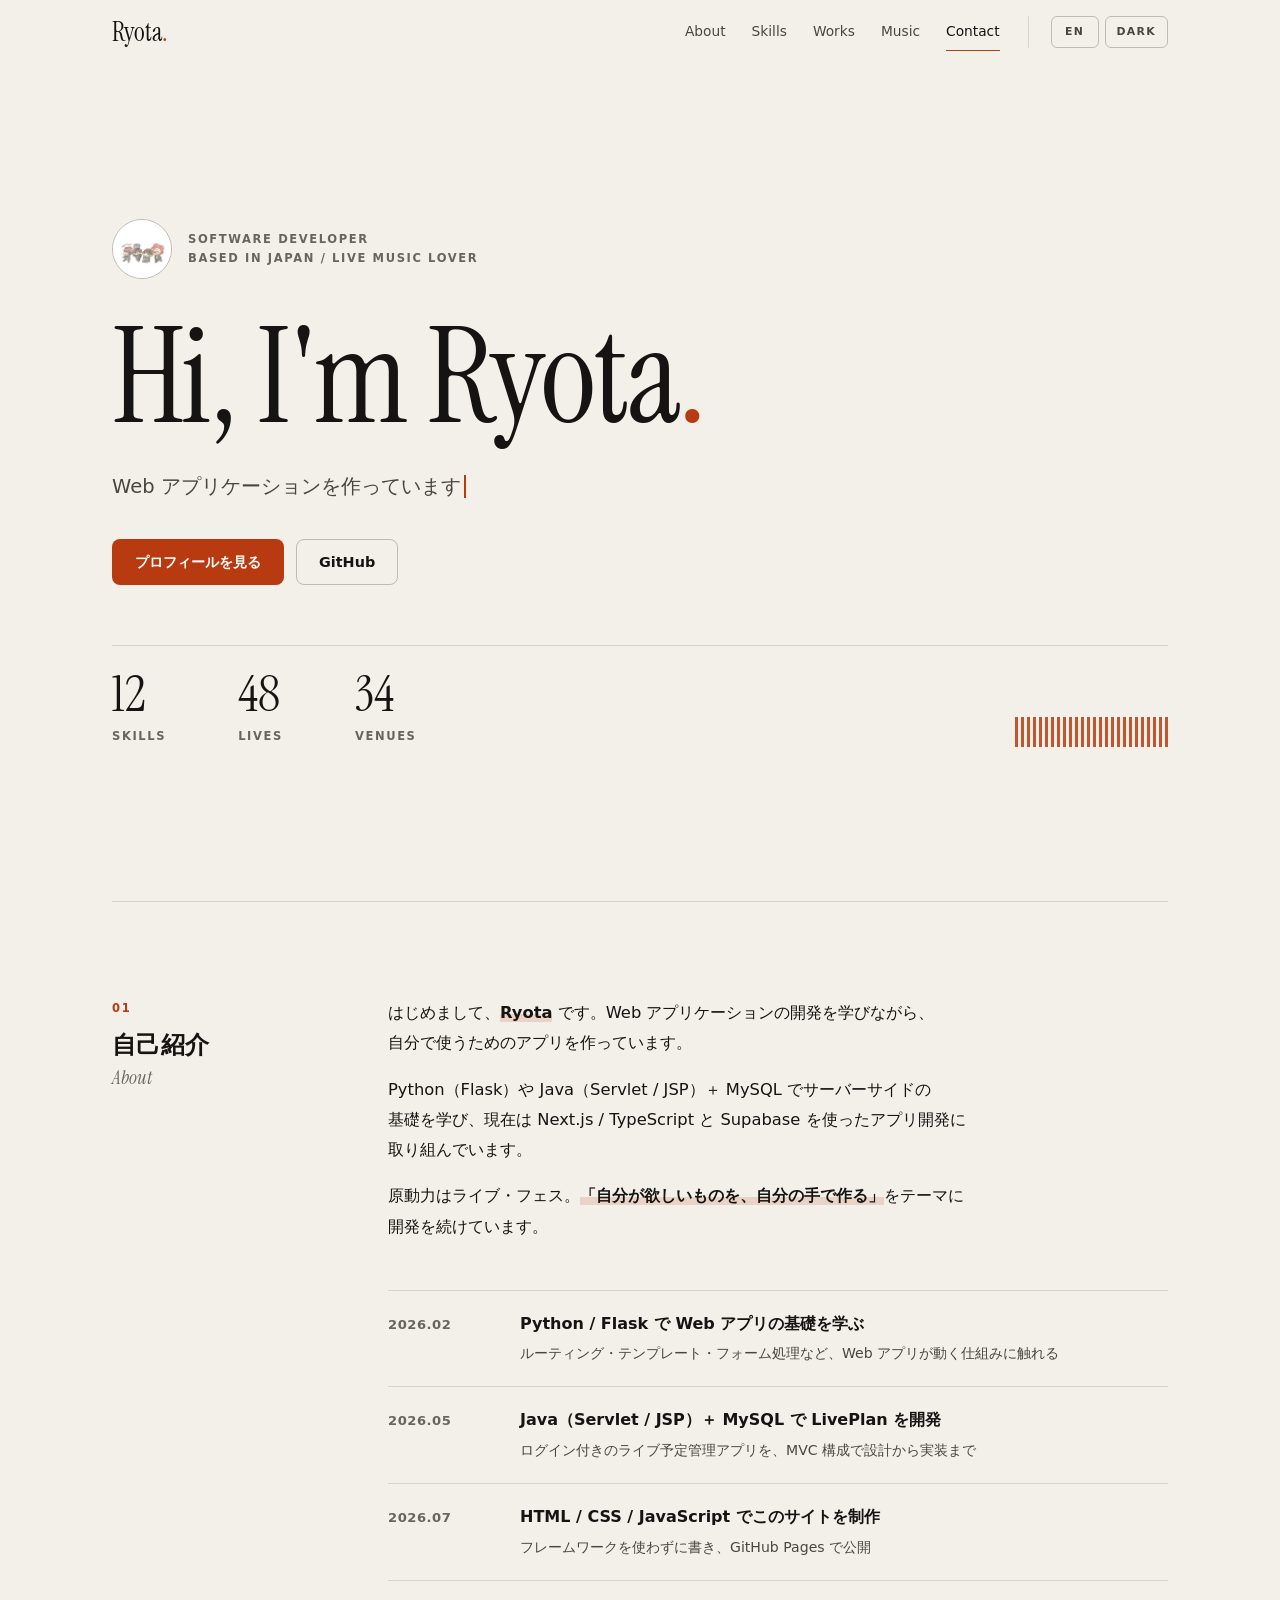
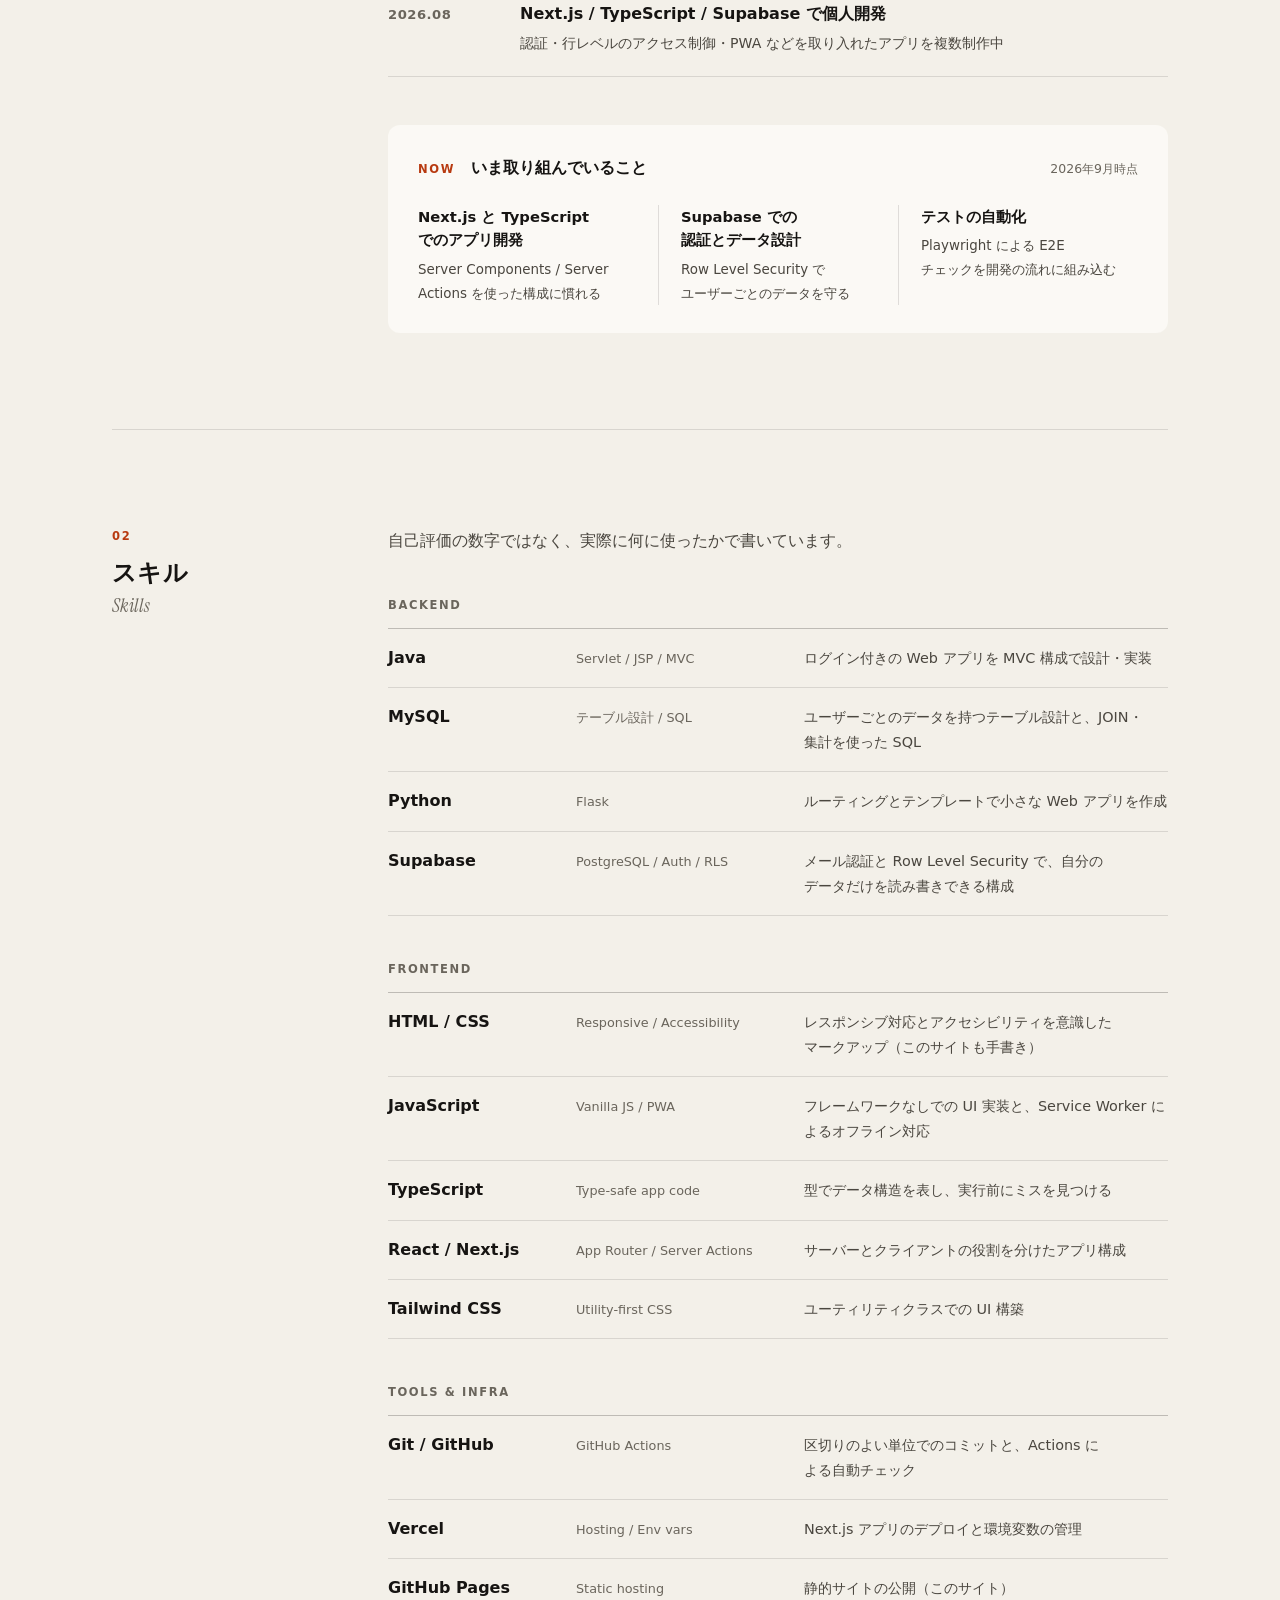
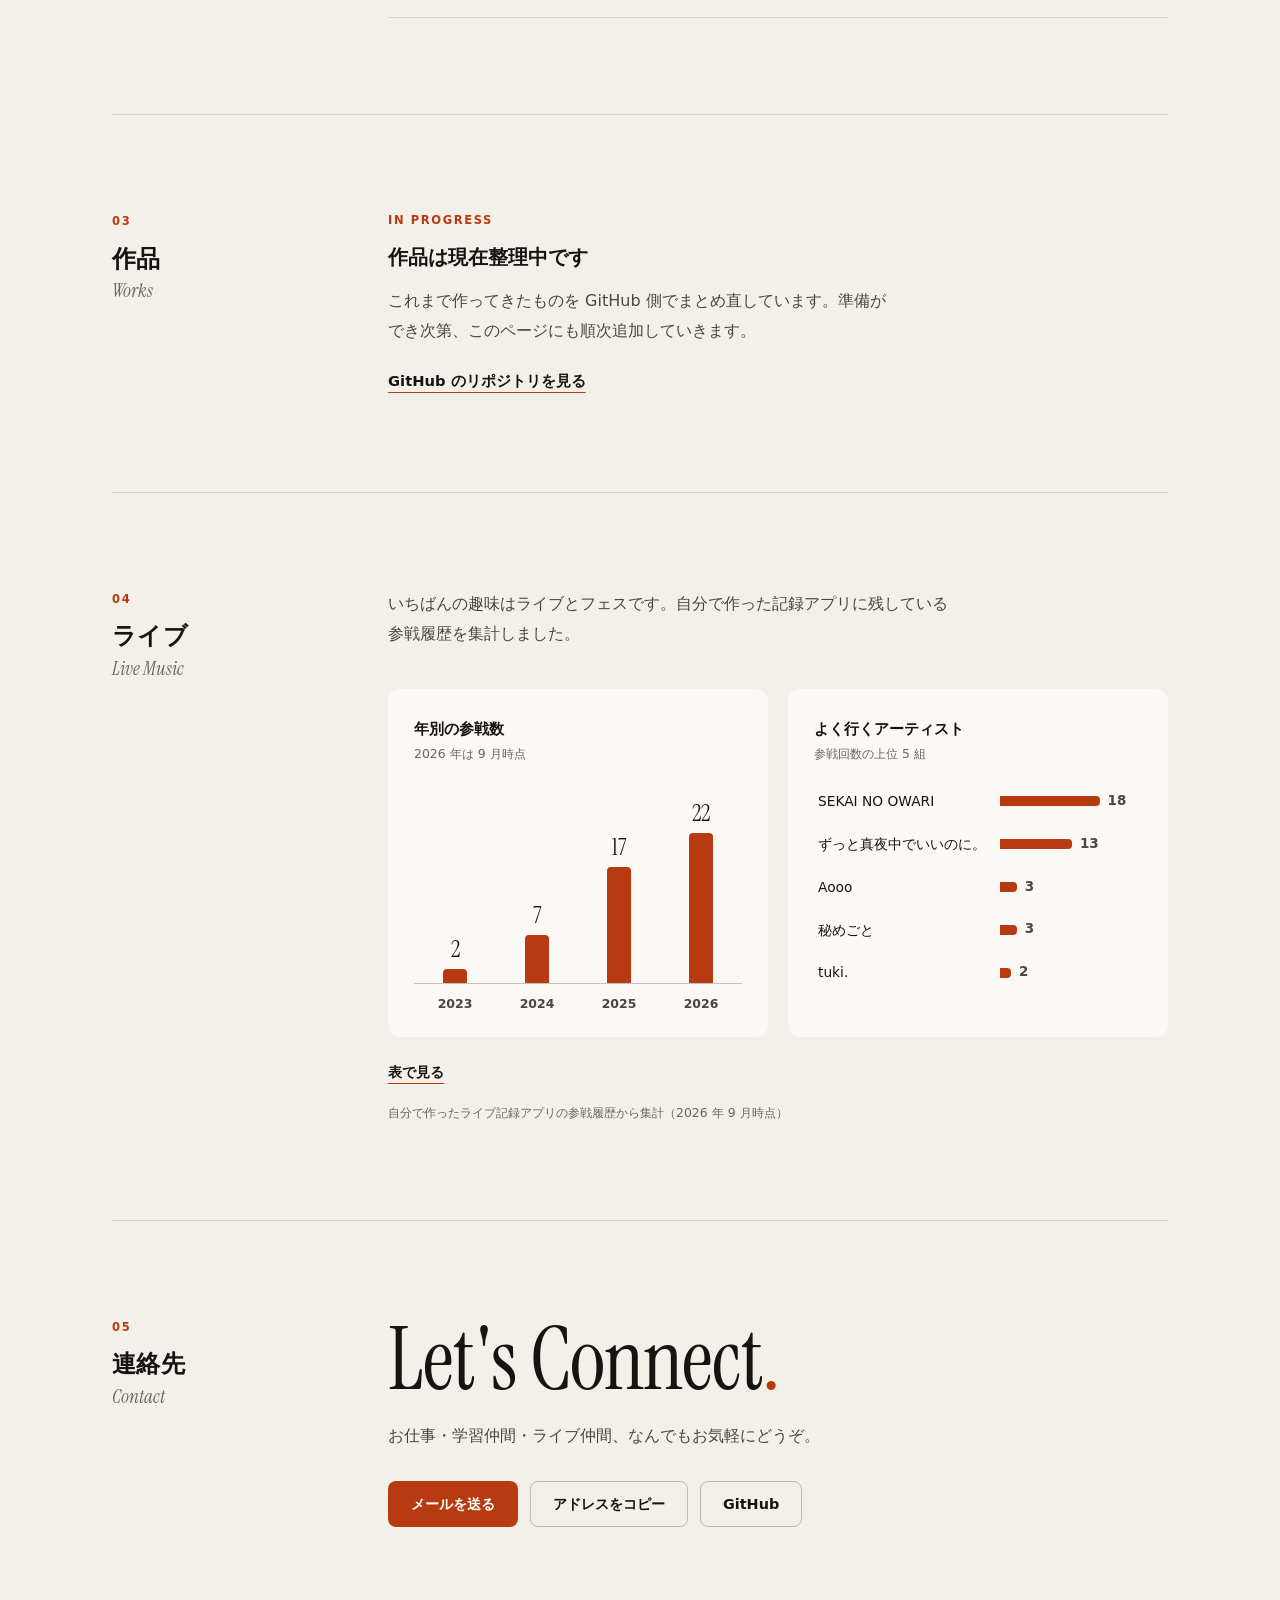
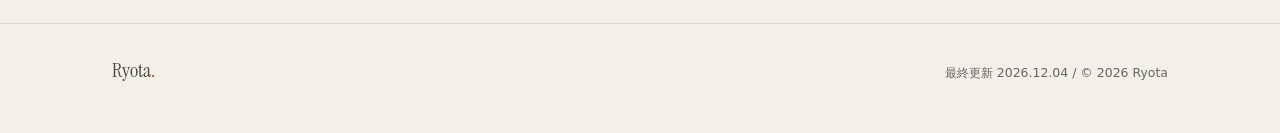
<file: index.html>
<!DOCTYPE html>
<html lang="ja">
<head>
  <meta charset="UTF-8">
  <meta name="viewport" content="width=device-width, initial-scale=1.0">
  <title>Ryota | Portfolio</title>
  <meta name="description" content="Ryota のポートフォリオ。Web アプリケーションの開発を学びながら、Next.js / TypeScript / Java で自分が使うためのアプリを作っています。">
  <meta name="theme-color" content="#0f0e0d">
  <link rel="canonical" href="https://ryota-ender.github.io/">
  <link rel="alternate" hreflang="ja" href="https://ryota-ender.github.io/">
  <link rel="alternate" hreflang="en" href="https://ryota-ender.github.io/?lang=en">
  <link rel="alternate" hreflang="x-default" href="https://ryota-ender.github.io/">
  <meta property="og:title" content="Ryota | Portfolio">
  <meta property="og:description" content="Web アプリケーションの開発を学ぶ Ryota のポートフォリオ">
  <meta property="og:type" content="website">
  <meta property="og:url" content="https://ryota-ender.github.io/">
  <meta property="og:image" content="https://ryota-ender.github.io/assets/ogp.png">
  <meta property="og:image:width" content="1200">
  <meta property="og:image:height" content="630">
  <meta property="og:locale" content="ja_JP">
  <meta property="og:locale:alternate" content="en_US">
  <meta name="twitter:card" content="summary_large_image">
  <link rel="icon" href="data:image/svg+xml,<svg xmlns='http://www.w3.org/2000/svg' viewBox='0 0 100 100'><rect width='100' height='100' rx='22' fill='%230f0e0d'/><text x='46' y='55' text-anchor='middle' dominant-baseline='central' font-family='Georgia,Times New Roman,serif' font-size='72' fill='%23f1eee8'>R</text><circle cx='78' cy='74' r='7' fill='%23ff6a3d'/></svg>">
  <link rel="apple-touch-icon" href="assets/avatar.png">
  <script type="application/ld+json">
  {
    "@context": "https://schema.org",
    "@type": "Person",
    "name": "Ryota",
    "url": "https://ryota-ender.github.io/",
    "image": "https://ryota-ender.github.io/assets/avatar.png",
    "sameAs": ["https://github.com/ryota-ender"],
    "jobTitle": "Software Developer",
    "knowsAbout": ["Java", "MySQL", "Python", "Flask", "HTML", "CSS", "JavaScript", "TypeScript", "React", "Next.js", "Tailwind CSS", "Supabase", "Git"]
  }
  </script>
  <script>
    /* 描画前にテーマと言語を決める（ちらつき防止） */
    (function () {
      var d = document.documentElement;
      d.className += " js";
      try {
        var t = localStorage.getItem("theme");
        if (t === "light" || t === "dark") d.setAttribute("data-theme", t);
        var q = new URLSearchParams(location.search).get("lang");
        var l = q === "en" || q === "ja" ? q : localStorage.getItem("lang");
        if (l === "en") d.lang = "en";
      } catch (e) {}
    })();
  </script>
  <link rel="preconnect" href="https://fonts.googleapis.com">
  <link rel="preconnect" href="https://fonts.gstatic.com" crossorigin>
  <link href="https://fonts.googleapis.com/css2?family=Instrument+Serif:ital@0;1&display=swap" rel="stylesheet">
  <link rel="stylesheet" href="assets/css/style.css">
  <script src="assets/js/content.js" defer></script>
  <script src="assets/js/i18n.js" defer></script>
  <script src="assets/js/main.js" defer></script>
</head>
<body>
  <a class="skip-link" href="#main" data-i18n="skip">本文へスキップ</a>
  <div class="progress" id="progress" aria-hidden="true"></div>

  <!-- ================= ナビ ================= -->
  <nav class="nav" id="nav" aria-label="メイン" data-i18n-aria="nav_label">
    <div class="container inner">
      <a class="logo" href="#top">Ryota<span class="dot" aria-hidden="true">.</span></a>
      <ul class="nav-links">
        <li><a class="nav-link" href="#about">About</a></li>
        <li><a class="nav-link" href="#skills">Skills</a></li>
        <li><a class="nav-link" href="#works">Works</a></li>
        <li><a class="nav-link" href="#music">Music</a></li>
        <li data-career-link hidden><a class="nav-link" href="#career">Career</a></li>
        <li><a class="nav-link" href="#contact">Contact</a></li>
      </ul>
      <div class="prefs">
        <button class="pref-btn" type="button" data-toggle-lang>EN</button>
        <button class="pref-btn" type="button" data-toggle-theme>LIGHT</button>
      </div>
      <button class="menu-btn" id="menuBtn" type="button" aria-label="メニューを開く" aria-expanded="false" aria-controls="mobileMenu">MENU</button>
    </div>
    <div class="container">
      <div class="mobile-menu" id="mobileMenu">
        <a href="#about"><span class="no">01</span>About</a>
        <a href="#skills"><span class="no">02</span>Skills</a>
        <a href="#works"><span class="no">03</span>Works</a>
        <a href="#music"><span class="no">04</span>Music</a>
        <a href="#career" data-career-link hidden><span class="no">05</span>Career</a>
        <a href="#contact"><span class="no">05</span>Contact</a>
        <div class="prefs">
          <button class="pref-btn" type="button" data-toggle-lang>EN</button>
          <button class="pref-btn" type="button" data-toggle-theme>LIGHT</button>
        </div>
      </div>
    </div>
  </nav>

  <!-- ================= ヒーロー ================= -->
  <header class="hero container" id="top">
    <div class="hero-top">
      <img class="avatar" src="assets/avatar-120.png" alt="Ryota のプロフィール画像" data-i18n-alt="avatar_alt" width="60" height="60">
      <p class="eyebrow">Software Developer<br>Based in Japan / Live Music Lover</p>
    </div>

    <h1>Hi, I'm Ryota<span class="dot">.</span></h1>

    <p class="tagline">
      <span class="sr-only" id="typeSr">Web アプリケーションを作っています / Next.js / TypeScript / Java / ライブとフェスが原動力です</span>
      <span class="type-caret" id="typeTarget" aria-hidden="true">Web アプリケーションを作っています</span>
    </p>

    <div class="cta">
      <a class="btn btn-primary" id="heroCta" href="#about">プロフィールを見る</a>
      <a class="btn btn-ghost" href="https://github.com/ryota-ender" target="_blank" rel="noopener">GitHub</a>
    </div>

    <div class="hero-foot">
      <dl class="hero-stats">
        <div class="hstat"><dt class="eyebrow">Skills</dt><dd id="statSkills">12</dd></div>
        <div class="hstat"><dt class="eyebrow">Lives</dt><dd id="statLives">48</dd></div>
        <div class="hstat"><dt class="eyebrow">Venues</dt><dd id="statVenues">34</dd></div>
      </dl>
      <div class="equalizer" id="equalizer" aria-hidden="true"></div>
    </div>
  </header>

  <main class="container" id="main" tabindex="-1">

    <!-- ================= About ================= -->
    <section class="block" id="about" aria-labelledby="about-title">
      <header class="sec-head reveal">
        <span class="sec-no">01</span>
        <h2 class="sec-title" id="about-title" data-i18n="about_title">自己紹介</h2>
        <span class="sec-en" aria-hidden="true">About</span>
      </header>

      <div class="sec-body">
        <div class="prose reveal">
          <p data-i18n="about_p1_html">はじめまして、<span class="hl">Ryota</span> です。Web アプリケーションの開発を学びながら、自分で使うためのアプリを作っています。</p>
          <p data-i18n="about_p2">Python（Flask）や Java（Servlet / JSP）＋ MySQL でサーバーサイドの基礎を学び、現在は Next.js / TypeScript と Supabase を使ったアプリ開発に取り組んでいます。</p>
          <p data-i18n="about_p3_html">原動力はライブ・フェス。<span class="hl">「自分が欲しいものを、自分の手で作る」</span>をテーマに開発を続けています。</p>
        </div>

        <!-- 年月はここを直接編集する（英語は i18n.js の tl1_title など） -->
        <ol class="timeline reveal" aria-label="これまでの歩み" data-i18n-aria="timeline_label">
          <li class="tl-item">
            <time datetime="2026-02">2026.02</time>
            <div>
              <h3 data-i18n="tl1_title">Python / Flask で Web アプリの基礎を学ぶ</h3>
              <p data-i18n="tl1_text">ルーティング・テンプレート・フォーム処理など、Web アプリが動く仕組みに触れる</p>
            </div>
          </li>
          <li class="tl-item">
            <time datetime="2026-05">2026.05</time>
            <div>
              <h3 data-i18n="tl2_title">Java（Servlet / JSP）＋ MySQL で LivePlan を開発</h3>
              <p data-i18n="tl2_text">ログイン付きのライブ予定管理アプリを、MVC 構成で設計から実装まで</p>
            </div>
          </li>
          <li class="tl-item">
            <time datetime="2026-07">2026.07</time>
            <div>
              <h3 data-i18n="tl3_title">HTML / CSS / JavaScript でこのサイトを制作</h3>
              <p data-i18n="tl3_text">フレームワークを使わずに書き、GitHub Pages で公開</p>
            </div>
          </li>
          <li class="tl-item">
            <time datetime="2026-08">2026.08</time>
            <div>
              <h3 data-i18n="tl4_title">Next.js / TypeScript / Supabase で個人開発</h3>
              <p data-i18n="tl4_text">認証・行レベルのアクセス制御・PWA などを取り入れたアプリを複数制作中</p>
            </div>
          </li>
        </ol>

        <div class="now reveal">
          <div class="now-head">
            <span class="eyebrow accent">Now</span>
            <h3 data-i18n="now_title">いま取り組んでいること</h3>
            <span class="now-date" data-i18n="now_date">2026年9月時点</span>
          </div>
          <ol class="now-list">
            <li>
              <h4 data-i18n="now1_title">Next.js と TypeScript でのアプリ開発</h4>
              <p data-i18n="now1_text">Server Components / Server Actions を使った構成に慣れる</p>
            </li>
            <li>
              <h4 data-i18n="now2_title">Supabase での認証とデータ設計</h4>
              <p data-i18n="now2_text">Row Level Security でユーザーごとのデータを守る</p>
            </li>
            <li>
              <h4 data-i18n="now3_title">テストの自動化</h4>
              <p data-i18n="now3_text">Playwright による E2E チェックを開発の流れに組み込む</p>
            </li>
          </ol>
        </div>
      </div>
    </section>

    <!-- ================= Skills ================= -->
    <section class="block" id="skills" aria-labelledby="skills-title">
      <header class="sec-head reveal">
        <span class="sec-no">02</span>
        <h2 class="sec-title" id="skills-title" data-i18n="skills_title">スキル</h2>
        <span class="sec-en" aria-hidden="true">Skills</span>
      </header>

      <div class="sec-body">
        <p class="lead reveal" data-i18n="skills_lead">自己評価の数字ではなく、実際に何に使ったかで書いています。</p>

        <div class="skill-group reveal">
          <h3 class="group-title eyebrow">Backend</h3>
          <ul class="skill-list">
            <li class="skill-item">
              <span class="skill-name">Java</span>
              <span class="skill-tech">Servlet / JSP / MVC</span>
              <p class="skill-use" data-i18n="sk_java">ログイン付きの Web アプリを MVC 構成で設計・実装</p>
            </li>
            <li class="skill-item">
              <span class="skill-name">MySQL</span>
              <span class="skill-tech" data-i18n="sk_mysql_tech">テーブル設計 / SQL</span>
              <p class="skill-use" data-i18n="sk_mysql">ユーザーごとのデータを持つテーブル設計と、JOIN・集計を使った SQL</p>
            </li>
            <li class="skill-item">
              <span class="skill-name">Python</span>
              <span class="skill-tech">Flask</span>
              <p class="skill-use" data-i18n="sk_python">ルーティングとテンプレートで小さな Web アプリを作成</p>
            </li>
            <li class="skill-item">
              <span class="skill-name">Supabase</span>
              <span class="skill-tech">PostgreSQL / Auth / RLS</span>
              <p class="skill-use" data-i18n="sk_supabase">メール認証と Row Level Security で、自分のデータだけを読み書きできる構成</p>
            </li>
          </ul>
        </div>

        <div class="skill-group reveal">
          <h3 class="group-title eyebrow">Frontend</h3>
          <ul class="skill-list">
            <li class="skill-item">
              <span class="skill-name">HTML / CSS</span>
              <span class="skill-tech">Responsive / Accessibility</span>
              <p class="skill-use" data-i18n="sk_html">レスポンシブ対応とアクセシビリティを意識したマークアップ（このサイトも手書き）</p>
            </li>
            <li class="skill-item">
              <span class="skill-name">JavaScript</span>
              <span class="skill-tech">Vanilla JS / PWA</span>
              <p class="skill-use" data-i18n="sk_js">フレームワークなしでの UI 実装と、Service Worker によるオフライン対応</p>
            </li>
            <li class="skill-item">
              <span class="skill-name">TypeScript</span>
              <span class="skill-tech">Type-safe app code</span>
              <p class="skill-use" data-i18n="sk_ts">型でデータ構造を表し、実行前にミスを見つける</p>
            </li>
            <li class="skill-item">
              <span class="skill-name">React / Next.js</span>
              <span class="skill-tech">App Router / Server Actions</span>
              <p class="skill-use" data-i18n="sk_next">サーバーとクライアントの役割を分けたアプリ構成</p>
            </li>
            <li class="skill-item">
              <span class="skill-name">Tailwind CSS</span>
              <span class="skill-tech">Utility-first CSS</span>
              <p class="skill-use" data-i18n="sk_tailwind">ユーティリティクラスでの UI 構築</p>
            </li>
          </ul>
        </div>

        <div class="skill-group reveal">
          <h3 class="group-title eyebrow">Tools &amp; Infra</h3>
          <ul class="skill-list">
            <li class="skill-item">
              <span class="skill-name">Git / GitHub</span>
              <span class="skill-tech">GitHub Actions</span>
              <p class="skill-use" data-i18n="sk_git">区切りのよい単位でのコミットと、Actions による自動チェック</p>
            </li>
            <li class="skill-item">
              <span class="skill-name">Vercel</span>
              <span class="skill-tech">Hosting / Env vars</span>
              <p class="skill-use" data-i18n="sk_vercel">Next.js アプリのデプロイと環境変数の管理</p>
            </li>
            <li class="skill-item">
              <span class="skill-name">GitHub Pages</span>
              <span class="skill-tech">Static hosting</span>
              <p class="skill-use" data-i18n="sk_pages">静的サイトの公開（このサイト）</p>
            </li>
          </ul>
        </div>
      </div>
    </section>

    <!-- ================= Works ================= -->
    <section class="block" id="works" aria-labelledby="works-title">
      <header class="sec-head reveal">
        <span class="sec-no">03</span>
        <h2 class="sec-title" id="works-title" data-i18n="works_title">作品</h2>
        <span class="sec-en" aria-hidden="true">Works</span>
      </header>

      <div class="sec-body">
        <!-- 作品は assets/js/content.js の works に書くとここに並ぶ -->
        <div class="works-list" id="worksList" hidden></div>

        <div class="works-empty reveal" id="worksEmpty">
          <p class="eyebrow accent">In progress</p>
          <h3 data-i18n="works_empty_title">作品は現在整理中です</h3>
          <p data-i18n="works_empty_text">これまで作ってきたものを GitHub 側でまとめ直しています。準備ができ次第、このページにも順次追加していきます。</p>
          <a class="text-link" href="https://github.com/ryota-ender?tab=repositories" target="_blank" rel="noopener" data-i18n="works_empty_btn">GitHub のリポジトリを見る</a>
        </div>
      </div>
    </section>

    <!-- ================= Music ================= -->
    <section class="block" id="music" aria-labelledby="music-title">
      <header class="sec-head reveal">
        <span class="sec-no">04</span>
        <h2 class="sec-title" id="music-title" data-i18n="music_title">ライブ</h2>
        <span class="sec-en" aria-hidden="true">Live Music</span>
      </header>

      <div class="sec-body">
        <p class="lead reveal" data-i18n="music_lead">いちばんの趣味はライブとフェスです。自分で作った記録アプリに残している参戦履歴を集計しました。</p>

        <div class="music-grid">
          <figure class="viz reveal">
            <figcaption>
              <h3 data-i18n="music_year_title">年別の参戦数</h3>
              <p class="viz-sub" id="yearNote"></p>
            </figcaption>
            <div class="cols" id="yearCols"></div>
            <div class="col-labels" id="yearLabels" aria-hidden="true"></div>
          </figure>

          <figure class="viz reveal">
            <figcaption>
              <h3 data-i18n="music_artist_title">よく行くアーティスト</h3>
              <p class="viz-sub" data-i18n="music_artist_sub">参戦回数の上位 5 組</p>
            </figcaption>
            <ol class="bars" id="artistBars"></ol>
          </figure>
        </div>

        <details class="viz-table reveal">
          <summary><span class="when-closed" data-i18n="table_open">表で見る</span><span class="when-open" data-i18n="table_close">表を閉じる</span></summary>
          <div class="viz-tables">
            <table>
              <caption data-i18n="music_year_title">年別の参戦数</caption>
              <thead><tr><th scope="col" data-i18n="th_year">年</th><th scope="col" class="num" data-i18n="th_count">公演数</th></tr></thead>
              <tbody id="yearTbody"></tbody>
            </table>
            <table>
              <caption data-i18n="music_artist_title">よく行くアーティスト</caption>
              <thead><tr><th scope="col" data-i18n="th_artist">アーティスト</th><th scope="col" class="num" data-i18n="th_count">公演数</th></tr></thead>
              <tbody id="artistTbody"></tbody>
            </table>
          </div>
        </details>
        <p class="viz-source" id="musicSource"></p>
      </div>
    </section>

    <!-- ================= Career（content.js にデータがあるときだけ表示） ================= -->
    <section class="block" id="career" aria-labelledby="career-title" hidden>
      <header class="sec-head reveal">
        <span class="sec-no">05</span>
        <h2 class="sec-title" id="career-title" data-i18n="career_sec">経歴・資格</h2>
        <span class="sec-en" aria-hidden="true">Career</span>
      </header>

      <div class="sec-body">
        <div class="career-block reveal" id="careerBox" hidden>
          <h3 class="eyebrow" data-i18n="career_title">経歴</h3>
          <ol class="career-list" id="careerList"></ol>
        </div>
        <div class="career-block reveal" id="certBox" hidden>
          <h3 class="eyebrow" data-i18n="certs_title">資格</h3>
          <ul class="cert-list" id="certList"></ul>
        </div>
        <p class="career-resume" id="resumeBox" hidden>
          <a class="text-link" id="resumeLink" href="#career" target="_blank" rel="noopener" data-i18n="resume_btn">職務経歴書（PDF）を見る</a>
        </p>
      </div>
    </section>

    <!-- ================= Contact ================= -->
    <section class="block" id="contact" aria-labelledby="contact-title">
      <header class="sec-head reveal">
        <span class="sec-no">05</span>
        <h2 class="sec-title" id="contact-title" data-i18n="contact_title">連絡先</h2>
        <span class="sec-en" aria-hidden="true">Contact</span>
      </header>

      <div class="sec-body reveal">
        <p class="contact-title">Let's Connect<span class="dot">.</span></p>
        <p class="contact-text" data-i18n="contact_text">お仕事・学習仲間・ライブ仲間、なんでもお気軽にどうぞ。</p>
        <div class="contact-links">
          <a class="btn btn-primary" id="mailLink" href="#contact" data-i18n="contact_mail">メールを送る</a>
          <button class="btn btn-ghost" id="copyMail" type="button" data-i18n="contact_copy">アドレスをコピー</button>
          <a class="btn btn-ghost" href="https://github.com/ryota-ender" target="_blank" rel="noopener">GitHub</a>
        </div>
        <noscript><p class="mail-fallback">メールアドレスは JavaScript を有効にすると表示されます。GitHub からもご連絡いただけます。</p></noscript>
      </div>
    </section>

  </main>

  <footer>
    <div class="container inner">
      <span class="f-logo">Ryota<span class="dot">.</span></span>
      <span><span id="updatedWrap" hidden><span data-i18n="updated">最終更新</span> <time id="updated"></time> / </span>&copy; 2026 Ryota</span>
    </div>
  </footer>

  <button class="to-top" id="toTop" type="button" aria-label="ページ上部へ戻る" data-i18n-aria="to_top">TOP</button>
  <div class="toast" id="toast" role="status" aria-live="polite"></div>
  <div class="viz-tip" id="vizTip" aria-hidden="true"></div>
</body>
</html>
</file>
<file: assets/css/style.css>
/* ============================================================
   Ryota Portfolio — style.css
   方針: 絵文字・アイコンは使わない。
         色はアクセント 1 色（オレンジ）だけ。装飾は文字組み・余白・罫線で付ける。
         英字の大きな表示は Instrument Serif、日本語と小さいラベルは OS 標準のゴシック。
   ============================================================ */

/* ---------- テーマ（ダーク基準。ライトは OS 設定か手動切り替えで上書き） ---------- */
:root {
  color-scheme: dark;
  --bg: #0f0e0d;
  --surface: #171614;
  --surface-2: #1f1d1a;
  --text: #f1eee8;
  --text-2: #b3ada3;
  --text-3: #8e897f;           /* どの面に対しても 4.8:1 以上 */
  --border: rgba(241, 238, 232, 0.1);
  --border-strong: rgba(241, 238, 232, 0.2);
  --accent: #ff6a3d;           /* 文字としても 5.9:1 以上 */
  --on-accent: #0f0e0d;
  --chart: #f05a2a;            /* dataviz バリデータ通過（dark / surface #171614） */
  --nav-bg: rgba(15, 14, 13, 0.82);
  --shadow: 0 16px 40px rgba(0, 0, 0, 0.45);
  --scroll-thumb: #34312d;
  --mark: rgba(255, 106, 61, 0.28);
  --avatar-filter: brightness(0.88);
  --avatar-blend: normal;

  --font-body: system-ui, -apple-system, "Segoe UI", "Hiragino Sans", "Hiragino Kaku Gothic ProN", "Noto Sans JP", "Yu Gothic UI", "Yu Gothic", Meiryo, sans-serif;
  --font-display: "Instrument Serif", "Iowan Old Style", "Times New Roman", serif;
  --ease: cubic-bezier(0.22, 1, 0.36, 1);
  --radius: 12px;
  --nav-h: 64px;
}

@media (prefers-color-scheme: light) {
  :root:not([data-theme="dark"]) {
    color-scheme: light;
    --bg: #f3f0e9;
    --surface: #fbf9f5;
    --surface-2: #ebe7de;
    --text: #161412;
    --text-2: #4a463f;
    --text-3: #6a655c;
    --border: rgba(22, 20, 18, 0.12);
    --border-strong: rgba(22, 20, 18, 0.24);
    --accent: #b83a10;
    --on-accent: #ffffff;
    --chart: #b83a10;          /* dataviz バリデータ通過（light / surface #fbf9f5） */
    --nav-bg: rgba(243, 240, 233, 0.86);
    --shadow: 0 16px 40px rgba(60, 40, 20, 0.12);
    --scroll-thumb: #cfc9bd;
    --mark: rgba(184, 58, 16, 0.16);
    --avatar-filter: none;
    --avatar-blend: multiply;  /* 白背景のイラストを紙色になじませる */
  }
}
:root[data-theme="light"] {
  color-scheme: light;
  --bg: #f3f0e9;
  --surface: #fbf9f5;
  --surface-2: #ebe7de;
  --text: #161412;
  --text-2: #4a463f;
  --text-3: #6a655c;
  --border: rgba(22, 20, 18, 0.12);
  --border-strong: rgba(22, 20, 18, 0.24);
  --accent: #b83a10;
  --on-accent: #ffffff;
  --chart: #b83a10;
  --nav-bg: rgba(243, 240, 233, 0.86);
  --shadow: 0 16px 40px rgba(60, 40, 20, 0.12);
  --scroll-thumb: #cfc9bd;
  --mark: rgba(184, 58, 16, 0.16);
  --avatar-filter: none;
  --avatar-blend: multiply;
}

/* ---------- ベース ---------- */
*, *::before, *::after { margin: 0; padding: 0; box-sizing: border-box; }
[hidden] { display: none !important; }
html { scroll-behavior: smooth; -webkit-text-size-adjust: 100%; overflow-x: clip; }
body {
  font-family: var(--font-body);
  font-size: 16px;
  line-height: 1.85;
  background: var(--bg);
  color: var(--text);
  overflow-wrap: break-word;
  font-variant-numeric: lining-nums;
  -webkit-font-smoothing: antialiased;
  transition: background-color 0.3s, color 0.3s;
}
/* 日本語は文節で改行する（対応ブラウザのみ） */
body:lang(ja) { word-break: auto-phrase; }
p, li, dd, figcaption { text-wrap: pretty; }
h1, h2, h3, h4 { font-weight: 700; text-wrap: balance; }
img { display: block; max-width: 100%; }
a { color: inherit; }
button { font: inherit; color: inherit; }

::selection { background: var(--mark); }
::-webkit-scrollbar { width: 9px; }
::-webkit-scrollbar-track { background: var(--bg); }
::-webkit-scrollbar-thumb { background: var(--scroll-thumb); border-radius: 99px; }
a, button { -webkit-tap-highlight-color: transparent; }
:focus-visible { outline: 2px solid var(--accent); outline-offset: 3px; border-radius: 4px; }

.sr-only {
  position: absolute;
  width: 1px;
  height: 1px;
  margin: -1px;
  overflow: hidden;
  clip: rect(0 0 0 0);
  white-space: nowrap;
  border: 0;
}
.skip-link {
  position: fixed;
  top: 10px;
  left: 10px;
  z-index: 1000;
  padding: 10px 18px;
  border: 1px solid var(--border-strong);
  border-radius: 8px;
  background: var(--surface);
  color: var(--text);
  font-weight: 600;
  font-size: 0.85rem;
  text-decoration: none;
  translate: 0 -170%;
  transition: translate 0.2s var(--ease);
}
.skip-link:focus { translate: 0 0; }

.progress {
  position: fixed;
  top: 0;
  left: 0;
  z-index: 200;
  width: 100%;
  height: 2px;
  background: var(--accent);
  transform: scaleX(0);
  transform-origin: 0 50%;
}

.container { max-width: 1120px; margin: 0 auto; padding: 0 32px; }

/* 小さいラベル（英字は大文字・字間広め。幅の広い書体は小さく使わない） */
.eyebrow {
  color: var(--text-3);
  font-size: 0.72rem;
  font-weight: 600;
  letter-spacing: 0.14em;
  line-height: 1.7;
  text-transform: uppercase;
}
.eyebrow.accent { color: var(--accent); }

.text-link {
  display: inline-block;
  font-weight: 600;
  font-size: 0.92rem;
  text-decoration: underline;
  text-decoration-thickness: 1px;
  text-decoration-color: var(--accent);
  text-underline-offset: 6px;
  transition: color 0.2s;
}
.text-link:hover { color: var(--accent); }

/* ---------- ナビ ---------- */
.nav {
  position: sticky;
  top: 0;
  z-index: 100;
  background: var(--nav-bg);
  backdrop-filter: blur(12px);
  -webkit-backdrop-filter: blur(12px);
  border-bottom: 1px solid transparent;
  transition: border-color 0.3s, background-color 0.3s;
}
.nav.scrolled { border-color: var(--border); }
.nav .inner { display: flex; align-items: center; gap: 28px; height: var(--nav-h); }
.logo {
  margin-right: auto;
  color: var(--text);
  font-family: var(--font-display);
  font-size: 1.65rem;
  line-height: 1;
  text-decoration: none;
}
.logo .dot, .dot { color: var(--accent); }
.nav-links { display: flex; gap: 26px; list-style: none; }
.nav-link {
  position: relative;
  display: block;
  padding: 6px 0;
  color: var(--text-2);
  font-size: 0.86rem;
  font-weight: 500;
  text-decoration: none;
  transition: color 0.2s;
}
.nav-link:hover, .nav-link[aria-current="true"] { color: var(--text); }
.nav-link[aria-current="true"]::after {
  content: "";
  position: absolute;
  left: 0;
  right: 0;
  bottom: 0;
  height: 1px;
  background: var(--accent);
}

/* 言語・配色の切り替え（押すと切り替わる先を文字で表示） */
.prefs { display: flex; gap: 6px; padding-left: 22px; border-left: 1px solid var(--border); }
.pref-btn, .menu-btn {
  height: 32px;
  padding: 0 11px;
  border: 1px solid var(--border-strong);
  border-radius: 6px;
  background: none;
  color: var(--text-2);
  font-size: 0.68rem;
  font-weight: 600;
  letter-spacing: 0.12em;
  cursor: pointer;
  transition: color 0.2s, border-color 0.2s, background-color 0.2s;
}
.pref-btn { min-width: 48px; }
.pref-btn:hover, .menu-btn:hover, .menu-btn.open { color: var(--text); border-color: var(--text-3); }
.menu-btn { display: none; min-width: 72px; color: var(--text); }

.mobile-menu {
  display: none;
  max-height: 0;
  overflow: hidden;
  opacity: 0;
  visibility: hidden;
  transition: max-height 0.4s var(--ease), opacity 0.3s, visibility 0s 0.4s;
}
.mobile-menu.open { max-height: 560px; opacity: 1; visibility: visible; transition-delay: 0s; }
.mobile-menu a {
  display: flex;
  align-items: baseline;
  gap: 14px;
  padding: 14px 0;
  border-top: 1px solid var(--border);
  color: var(--text-2);
  font-size: 1rem;
  font-weight: 500;
  text-decoration: none;
}
.mobile-menu a:hover { color: var(--text); }
.mobile-menu a .no { color: var(--accent); font-size: 0.72rem; font-weight: 600; font-variant-numeric: tabular-nums; }
.mobile-menu .prefs { padding: 14px 0 20px; border-left: 0; border-top: 1px solid var(--border); }

/* ---------- ヒーロー ---------- */
.hero {
  min-height: calc(100svh - var(--nav-h));
  display: flex;
  flex-direction: column;
  justify-content: center;
  padding-top: 56px;
  padding-bottom: 56px;
}
html.js .hero > * { animation: rise 0.7s var(--ease) both; }
.hero > :nth-child(2) { animation-delay: 0.06s; }
.hero > :nth-child(3) { animation-delay: 0.12s; }
.hero > :nth-child(4) { animation-delay: 0.18s; }
.hero > :nth-child(5) { animation-delay: 0.24s; }
@keyframes rise { from { opacity: 0; transform: translateY(12px); } to { opacity: 1; transform: none; } }

.hero-top { display: flex; align-items: center; gap: 16px; margin-bottom: 32px; }
.avatar {
  flex: none;
  width: 60px;
  height: 60px;
  border: 1px solid var(--border-strong);
  border-radius: 50%;
  object-fit: cover;
  filter: var(--avatar-filter);
  mix-blend-mode: var(--avatar-blend);
}
.hero h1 {
  font-family: var(--font-display);
  font-weight: 400;
  font-size: clamp(3.3rem, 10.5vw, 8.8rem);
  line-height: 0.98;
  letter-spacing: -0.015em;
}
.tagline { min-height: 1.85em; margin-top: 26px; color: var(--text-2); font-size: clamp(1rem, 2.2vw, 1.22rem); }
.type-caret { padding-right: 3px; border-right: 2px solid var(--accent); }

.cta { display: flex; flex-wrap: wrap; gap: 12px; margin-top: 34px; }
.btn {
  display: inline-flex;
  align-items: center;
  justify-content: center;
  min-height: 46px;
  padding: 0 22px;
  border: 1px solid transparent;
  border-radius: 8px;
  font-size: 0.9rem;
  font-weight: 600;
  line-height: 1.4;
  text-decoration: none;
  cursor: pointer;
  transition: background-color 0.2s, border-color 0.2s, color 0.2s, transform 0.2s var(--ease), filter 0.2s;
}
.btn-primary { background: var(--accent); color: var(--on-accent); }
.btn-primary:hover { transform: translateY(-1px); filter: brightness(1.07); }
.btn-ghost { border-color: var(--border-strong); background: transparent; color: var(--text); }
.btn-ghost:hover { border-color: var(--text-3); background: var(--surface); }

.hero-foot {
  display: flex;
  flex-wrap: wrap;
  align-items: flex-end;
  justify-content: space-between;
  gap: 24px;
  margin-top: 60px;
  padding-top: 22px;
  border-top: 1px solid var(--border);
}
.hero-stats { display: flex; gap: clamp(28px, 6vw, 72px); }
.hstat { display: flex; flex-direction: column-reverse; }
.hstat dd { font-family: var(--font-display); font-size: clamp(2.2rem, 5vw, 3.2rem); line-height: 1; }
.hstat dt { margin-top: 8px; }

.equalizer { display: flex; align-items: flex-end; gap: 3px; height: 30px; }
.equalizer span {
  width: 3px;
  height: 100%;
  background: var(--accent);
  opacity: 0.85;
  transform-origin: bottom;
  animation: eq 1s ease-in-out infinite alternate;
}
@keyframes eq { from { transform: scaleY(0.18); } to { transform: scaleY(1); } }

/* ---------- セクション（左に見出し、右に本文） ---------- */
section.block {
  display: grid;
  grid-template-columns: 220px minmax(0, 1fr);
  gap: 24px 56px;
  padding: 96px 0;
  border-top: 1px solid var(--border);
  scroll-margin-top: var(--nav-h);
}
.sec-head { position: sticky; top: calc(var(--nav-h) + 40px); align-self: start; }
.sec-no { display: block; color: var(--accent); font-size: 0.72rem; font-weight: 600; letter-spacing: 0.14em; font-variant-numeric: tabular-nums; }
.sec-title { margin-top: 10px; font-size: 1.5rem; line-height: 1.4; letter-spacing: 0.02em; }
.sec-en { display: block; margin-top: 2px; color: var(--text-3); font-family: var(--font-display); font-style: italic; font-size: 1.2rem; line-height: 1.4; }
.sec-en:lang(en) { display: none; }
.sec-body { min-width: 0; }
.lead { max-width: 38em; margin-bottom: 40px; color: var(--text-2); font-size: 1.02rem; }

html.js .reveal { opacity: 0; transform: translateY(10px); transition: opacity 0.6s ease, transform 0.6s var(--ease); }
html.js .reveal.shown { opacity: 1; transform: none; }

/* ---------- About ---------- */
.prose p { max-width: 36em; font-size: 1.02rem; }
.prose p + p { margin-top: 1em; }
.hl { font-weight: 700; background: linear-gradient(transparent 60%, var(--mark) 60%); }

.timeline { margin-top: 48px; border-top: 1px solid var(--border); list-style: none; }
.tl-item {
  display: grid;
  grid-template-columns: 7em minmax(0, 1fr);
  gap: 20px;
  padding: 20px 0;
  border-bottom: 1px solid var(--border);
}
.tl-item time { padding-top: 2px; color: var(--text-3); font-size: 0.82rem; font-weight: 600; letter-spacing: 0.04em; font-variant-numeric: tabular-nums; }
.tl-item h3 { font-size: 1rem; line-height: 1.6; }
.tl-item p { margin-top: 4px; color: var(--text-2); font-size: 0.88rem; }

.now { margin-top: 48px; padding: 28px 30px; border-radius: var(--radius); background: var(--surface); }
.now-head { display: flex; flex-wrap: wrap; align-items: baseline; gap: 6px 16px; }
.now-head h3 { font-size: 1rem; }
.now-date { margin-left: auto; color: var(--text-3); font-size: 0.78rem; }
.now-list { display: grid; grid-template-columns: repeat(3, 1fr); margin-top: 22px; list-style: none; }
.now-list li { padding: 0 22px; border-left: 1px solid var(--border); }
.now-list li:first-child { padding-left: 0; border-left: 0; }
.now-list h4 { font-size: 0.92rem; line-height: 1.6; }
.now-list p { margin-top: 6px; color: var(--text-2); font-size: 0.84rem; line-height: 1.75; }

/* ---------- Skills（表のように読める一覧） ---------- */
.skill-group + .skill-group { margin-top: 44px; }
.group-title { padding-bottom: 12px; border-bottom: 1px solid var(--border-strong); }
.skill-list { list-style: none; }
.skill-item {
  display: grid;
  grid-template-columns: 10.5em 13em minmax(0, 1fr);
  align-items: baseline;
  gap: 4px 20px;
  padding: 16px 0;
  border-bottom: 1px solid var(--border);
}
.skill-name { font-size: 1rem; font-weight: 700; line-height: 1.6; }
.skill-tech { color: var(--text-3); font-size: 0.8rem; line-height: 1.6; }
.skill-use { color: var(--text-2); font-size: 0.9rem; line-height: 1.75; }

/* ---------- Works ---------- */
.works-empty h3 { margin: 8px 0 10px; font-size: 1.25rem; }
.works-empty p { max-width: 36em; color: var(--text-2); }
.works-empty .text-link { margin-top: 22px; }
.works-list { display: grid; gap: 24px; }
.work { overflow: hidden; border-radius: var(--radius); background: var(--surface); }
.work-shot { width: 100%; aspect-ratio: 16 / 9; object-fit: cover; border-bottom: 1px solid var(--border); }
.work-body { padding: 30px 32px; }
.work-meta { color: var(--text-3); font-size: 0.78rem; font-weight: 600; letter-spacing: 0.04em; }
.work-title { margin-top: 6px; font-family: var(--font-display); font-size: 2.2rem; font-weight: 400; line-height: 1.1; }
.work-summary { max-width: 40em; margin-top: 10px; color: var(--text-2); }
.chips { display: flex; flex-wrap: wrap; gap: 8px; margin-top: 16px; list-style: none; }
.chips li {
  padding: 2px 10px;
  border: 1px solid var(--border-strong);
  border-radius: 6px;
  color: var(--text-2);
  font-size: 0.76rem;
  font-weight: 600;
}
.case { display: grid; grid-template-columns: repeat(2, 1fr); gap: 20px 28px; margin-top: 26px; }
.case-item { padding-top: 12px; border-top: 1px solid var(--border-strong); }
.case-item dt { color: var(--accent); font-size: 0.76rem; font-weight: 700; letter-spacing: 0.08em; }
.case-item dd { margin-top: 4px; color: var(--text-2); font-size: 0.9rem; line-height: 1.8; }
.work-links { display: flex; flex-wrap: wrap; gap: 12px; margin-top: 26px; }

/* ---------- Music（グラフ） ---------- */
.music-grid { display: grid; grid-template-columns: 1fr 1fr; gap: 20px; }
.viz { padding: 26px 26px 22px; border-radius: var(--radius); background: var(--surface); }
.viz h3 { font-size: 0.95rem; }
.viz-sub { min-height: 1.5em; margin-top: 2px; color: var(--text-3); font-size: 0.78rem; line-height: 1.5; }

.cols {
  display: grid;
  grid-template-columns: repeat(var(--n, 4), 1fr);
  align-items: end;
  height: 200px;
  margin-top: 20px;
  border-bottom: 1px solid var(--border-strong);
}
.col {
  display: flex;
  flex-direction: column;
  justify-content: flex-end;
  align-items: center;
  height: 100%;
  border-radius: 6px 6px 0 0;
  cursor: default;
}
.col .val { margin-bottom: 8px; font-family: var(--font-display); font-size: 1.45rem; line-height: 1; }
.col .mark { display: block; width: 24px; border-radius: 4px 4px 0 0; background: var(--chart); transition: filter 0.15s; }
.col:hover .mark, .col:focus-visible .mark { filter: brightness(1.15); }
.col-labels {
  display: grid;
  grid-template-columns: repeat(var(--n, 4), 1fr);
  margin-top: 8px;
  color: var(--text-2);
  font-size: 0.78rem;
  font-weight: 600;
  font-variant-numeric: tabular-nums;
  text-align: center;
}

.bars { display: grid; gap: 4px; margin-top: 18px; list-style: none; }
.bar-row {
  display: grid;
  grid-template-columns: minmax(7em, 10.5em) 1fr;
  align-items: center;
  gap: 14px;
  padding: 7px 4px;
  border-radius: 6px;
  cursor: default;
}
.bar-row .name { font-size: 0.86rem; line-height: 1.5; }
.lane { display: flex; align-items: center; gap: 8px; min-width: 0; }
.lane .mark {
  flex: none;
  width: calc((100% - 2.4em) * var(--p, 0));
  min-width: 3px;
  height: 10px;
  border-radius: 0 4px 4px 0;
  background: var(--chart);
  transition: filter 0.15s;
}
.lane .val { color: var(--text-2); font-size: 0.84rem; font-weight: 600; font-variant-numeric: tabular-nums; }
.bar-row:hover .mark, .bar-row:focus-visible .mark { filter: brightness(1.15); }

.viz-tip {
  position: fixed;
  z-index: 400;
  padding: 8px 12px;
  border: 1px solid var(--border-strong);
  border-radius: 8px;
  background: var(--surface-2);
  box-shadow: var(--shadow);
  font-size: 0.78rem;
  line-height: 1.5;
  opacity: 0;
  pointer-events: none;
  transition: opacity 0.12s;
}
.viz-tip.show { opacity: 1; }
.viz-tip strong { display: block; color: var(--text); font-size: 0.95rem; font-variant-numeric: tabular-nums; }
.viz-tip .tip-label { color: var(--text-2); }
.viz-tip .tip-key { display: inline-block; width: 12px; height: 2px; margin-right: 6px; vertical-align: middle; background: var(--chart); }

.viz-table { margin-top: 20px; }
.viz-table summary {
  display: inline-block;
  font-weight: 600;
  font-size: 0.86rem;
  text-decoration: underline;
  text-decoration-thickness: 1px;
  text-decoration-color: var(--accent);
  text-underline-offset: 6px;
  list-style: none;
  cursor: pointer;
}
.viz-table summary::-webkit-details-marker { display: none; }
.viz-table summary:hover { color: var(--accent); }
.viz-table .when-open { display: none; }
.viz-table[open] .when-open { display: inline; }
.viz-table[open] .when-closed { display: none; }
.viz-tables { display: grid; grid-template-columns: 1fr 1fr; gap: 24px; margin-top: 16px; }
.viz-tables table { width: 100%; border-collapse: collapse; font-size: 0.86rem; }
.viz-tables caption { padding-bottom: 6px; color: var(--text-2); font-size: 0.8rem; font-weight: 600; text-align: left; }
.viz-tables th, .viz-tables td { padding: 7px 8px; border-bottom: 1px solid var(--border); text-align: left; }
.viz-tables th { color: var(--text-3); font-size: 0.76rem; font-weight: 600; }
.viz-tables .num { text-align: right; font-variant-numeric: lining-nums tabular-nums; }
.viz-source { margin-top: 14px; color: var(--text-3); font-size: 0.78rem; }

/* ---------- Career ---------- */
.career-block + .career-block { margin-top: 40px; }
.career-list, .cert-list { list-style: none; border-top: 1px solid var(--border-strong); }
.career-list li, .cert-list li {
  display: grid;
  grid-template-columns: 7em minmax(0, 1fr);
  gap: 20px;
  padding: 14px 0;
  border-bottom: 1px solid var(--border);
}
.career-list time, .cert-list time { color: var(--text-3); font-size: 0.82rem; font-weight: 600; font-variant-numeric: tabular-nums; }
.career-list .org { color: var(--text-2); font-size: 0.86rem; }
.career-block h3 { margin-bottom: 10px; }
.career-resume { margin-top: 28px; }

/* ---------- Contact ---------- */
.contact-title { font-family: var(--font-display); font-size: clamp(2.8rem, 7.5vw, 5.4rem); line-height: 1; letter-spacing: -0.01em; }
.contact-text { max-width: 32em; margin-top: 18px; color: var(--text-2); }
.contact-links { display: flex; flex-wrap: wrap; gap: 12px; margin-top: 30px; }
.mail-fallback { margin-top: 18px; color: var(--text-2); font-size: 0.86rem; }

/* ---------- フッター ---------- */
footer { border-top: 1px solid var(--border); padding: 28px 0 44px; }
footer .inner {
  display: flex;
  flex-wrap: wrap;
  align-items: baseline;
  justify-content: space-between;
  gap: 12px;
  color: var(--text-3);
  font-size: 0.78rem;
}
footer .f-logo { color: var(--text-2); font-family: var(--font-display); font-size: 1.25rem; }

.to-top {
  position: fixed;
  right: 22px;
  bottom: 22px;
  z-index: 150;
  height: 36px;
  padding: 0 14px;
  border: 1px solid var(--border-strong);
  border-radius: 6px;
  background: var(--surface);
  color: var(--text-2);
  font-size: 0.68rem;
  font-weight: 600;
  letter-spacing: 0.14em;
  cursor: pointer;
  opacity: 0;
  pointer-events: none;
  translate: 0 10px;
  transition: opacity 0.3s, translate 0.3s var(--ease), color 0.2s, border-color 0.2s;
}
.to-top.show { opacity: 1; pointer-events: auto; translate: 0 0; }
.to-top:hover { color: var(--text); border-color: var(--text-3); }

.toast {
  position: fixed;
  left: 50%;
  bottom: 30px;
  z-index: 300;
  padding: 11px 20px;
  border: 1px solid var(--border-strong);
  border-radius: 8px;
  background: var(--surface-2);
  box-shadow: var(--shadow);
  color: var(--text);
  font-size: 0.86rem;
  font-weight: 600;
  opacity: 0;
  pointer-events: none;
  translate: -50% 14px;
  transition: opacity 0.3s, translate 0.3s var(--ease);
}
.toast.show { opacity: 1; translate: -50% 0; }

/* ---------- レスポンシブ ---------- */
@media (max-width: 1000px) {
  .skill-item { grid-template-columns: 10.5em minmax(0, 1fr); }
  .skill-use { grid-column: 1 / -1; }
}
@media (max-width: 900px) {
  .nav .inner .nav-links, .nav .inner .prefs { display: none; }
  .menu-btn { display: inline-block; }
  .mobile-menu { display: block; }
  section.block { grid-template-columns: 1fr; gap: 28px; padding: 72px 0; }
  .sec-head { position: static; display: flex; flex-wrap: wrap; align-items: baseline; gap: 4px 14px; }
  .sec-no { flex-basis: 100%; }
  .sec-title, .sec-en { margin-top: 0; }
  .music-grid { grid-template-columns: 1fr; }
}
@media (max-width: 640px) {
  .container { padding: 0 20px; }
  .hero { padding-bottom: 36px; }
  .hero-foot { margin-top: 44px; }
  .now { padding: 24px 22px; }
  .now-list { grid-template-columns: 1fr; }
  .now-list li { padding: 14px 0; border-left: 0; border-top: 1px solid var(--border); }
  .now-list li:first-child { padding-top: 0; border-top: 0; }
  .skill-item, .tl-item, .career-list li, .cert-list li { grid-template-columns: 1fr; gap: 2px; }
  .case, .viz-tables { grid-template-columns: 1fr; }
  .work-body, .viz { padding-left: 20px; padding-right: 20px; }
  .bar-row { grid-template-columns: minmax(6em, 8.5em) 1fr; gap: 10px; }
}

@media (prefers-reduced-motion: reduce) {
  *, *::before, *::after {
    animation-duration: 0.01ms !important;
    animation-iteration-count: 1 !important;
    transition-duration: 0.01ms !important;
    scroll-behavior: auto !important;
  }
  .type-caret { border-right: 0; }
}

/* 強制カラーモード（Windows のハイコントラスト等）でもグラフの棒を見えるように */
@media (forced-colors: active) {
  .col .mark, .lane .mark, .viz-tip .tip-key, .equalizer span, .progress { background: CanvasText; forced-color-adjust: none; }
}
</file>
